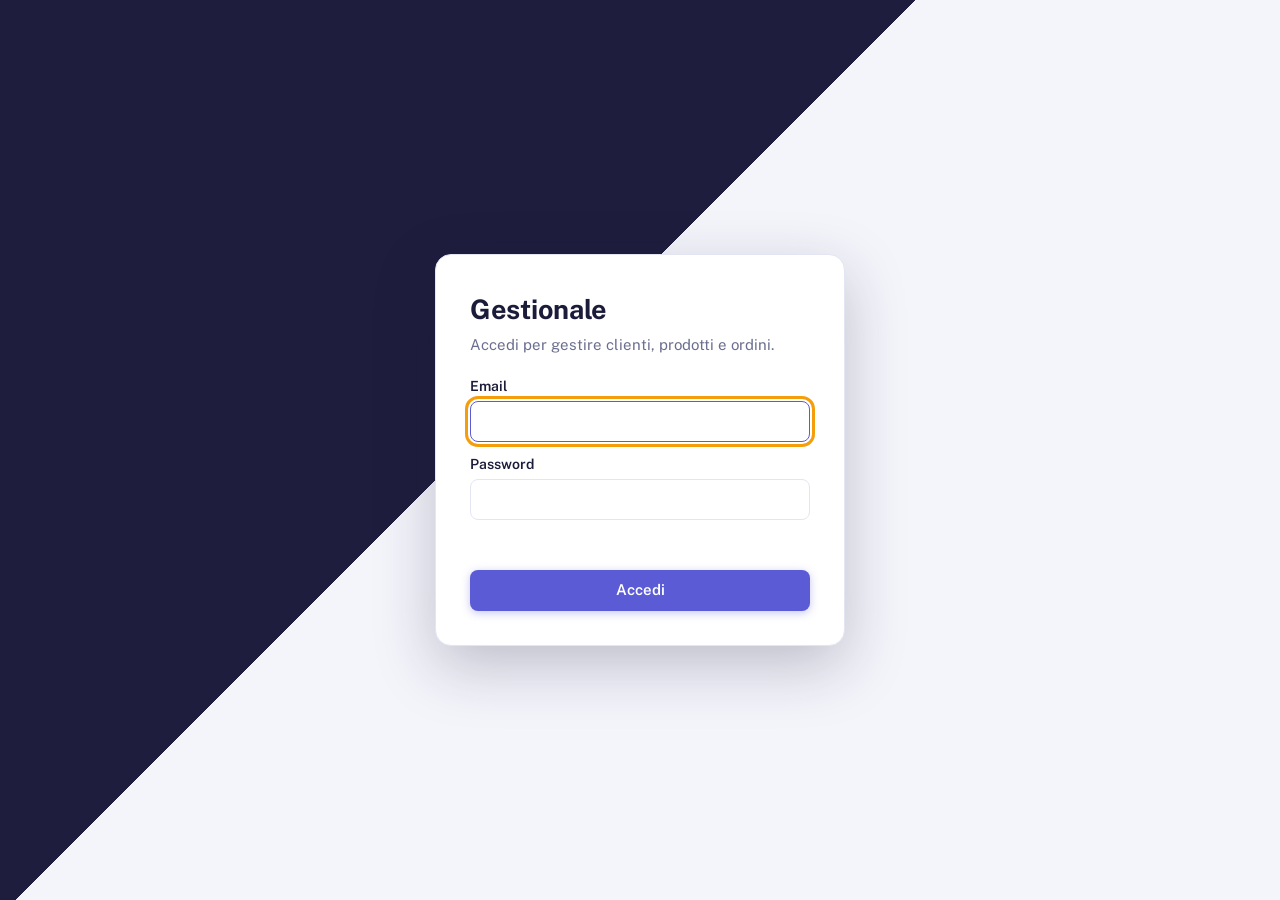
<file: CAPSTONE_FINALE/public/index.html>
<!doctype html>
<html lang="it"><head><meta charset="utf-8"><meta name="viewport" content="width=device-width,initial-scale=1">
<title>Accedi · Gestionale</title>
<link rel="stylesheet" href="https://fonts.googleapis.com/css2?family=Public+Sans:wght@400;600;700&display=swap">
<link rel="stylesheet" href="css/style.css"></head>
<body class="login"><main class="login-box">
<h1>Gestionale</h1><p class="muted">Accedi per gestire clienti, prodotti e ordini.</p>
<form id="form">
<label>Email<input name="email" type="email" autocomplete="username" required autofocus></label>
<label>Password<input name="password" type="password" autocomplete="current-password" required></label>
<p class="error" id="err" role="alert"></p>
<button class="btn btn-primary">Accedi</button>
</form></main>
<script src="js/api.js"></script>
<script>
if (localStorage.getItem('token')) location.href = '/app.html';
document.getElementById('form').onsubmit = async (e) => {
  e.preventDefault();
  const err = document.getElementById('err'); err.textContent = '';
  try {
    const d = await Api.post('/auth/login', Object.fromEntries(new FormData(e.target)));
    localStorage.setItem('token', d.token);
    localStorage.setItem('user', JSON.stringify(d.user));
    location.href = '/app.html';
  } catch (x) { err.textContent = x.message; }
};
</script></body></html>
</file>
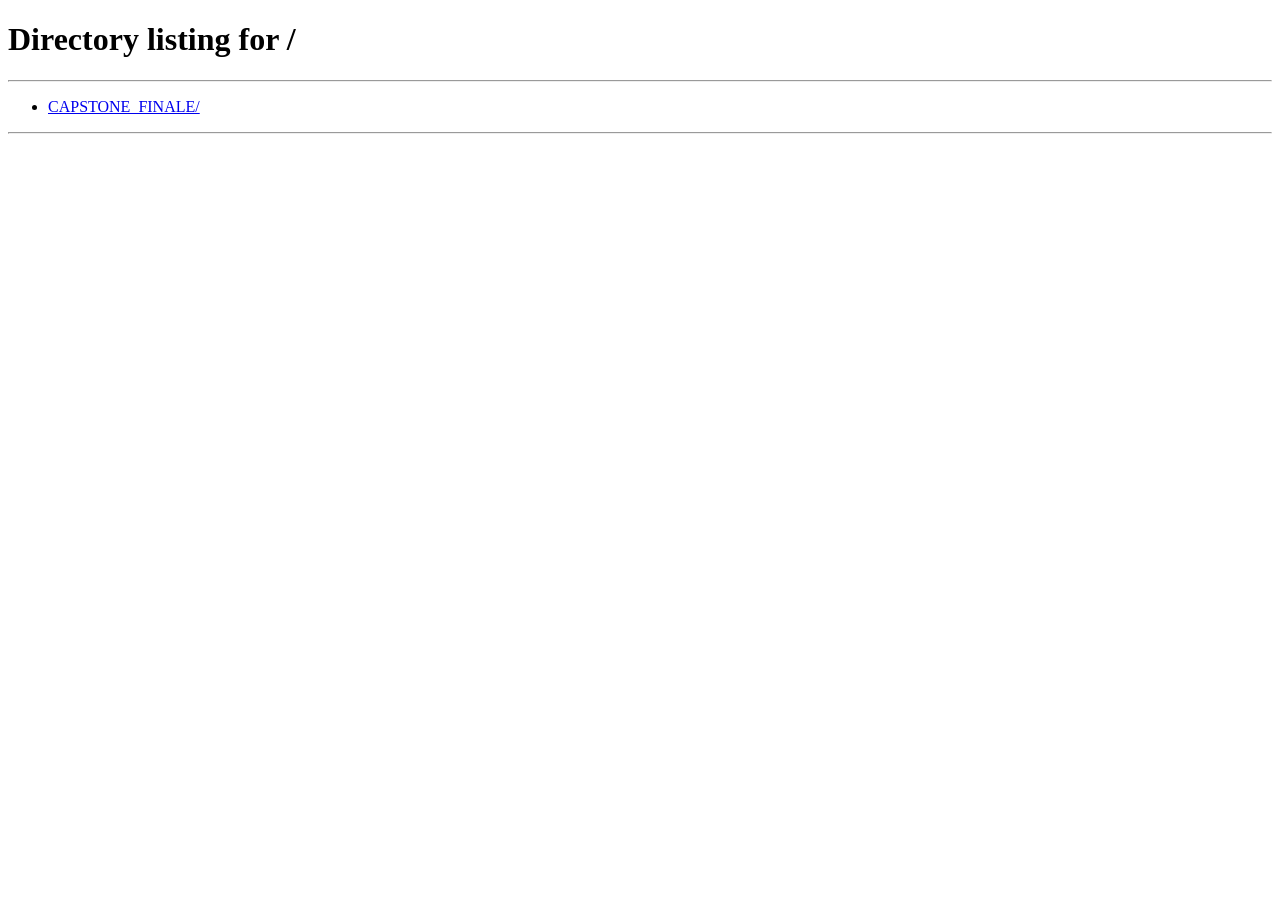
<file: CAPSTONE_FINALE/public/app.html>
<!doctype html>
<html lang="it"><head><meta charset="utf-8"><meta name="viewport" content="width=device-width,initial-scale=1">
<title>Gestionale</title>
<link rel="stylesheet" href="https://fonts.googleapis.com/css2?family=Public+Sans:wght@400;600;700&display=swap">
<link rel="stylesheet" href="css/style.css"></head>
<body><div class="layout">
<aside class="sidebar">
  <div class="brand">Gestionale<small>Piccola impresa</small></div>
  <nav class="nav"><a href="#/dashboard" data-ic="grid">Dashboard</a><a href="#/clienti" data-ic="users">Clienti</a><a href="#/prodotti" data-ic="box">Prodotti</a><a href="#/ordini" data-ic="cart">Ordini</a><a href="#/utenti" data-ic="shield" id="nav-users" hidden>Utenti</a></nav>
  <div class="who"><span id="who"></span><br><button id="logout" data-ic="logout">Esci</button></div>
</aside>
<main class="main" id="view"></main></div>
<dialog id="modal"><form id="mform"><h2 id="mtitle"></h2><div id="mbody"></div><p class="error" id="merr" role="alert"></p>
<div class="row-end"><button type="button" class="btn btn-ghost" id="mcancel">Chiudi</button><button class="btn btn-primary" id="msubmit">Salva</button></div></form></dialog>
<div class="toast" id="toast" role="status"></div>
<script src="js/api.js"></script><script src="js/app.js"></script></body></html>
</file>
<file: CAPSTONE_FINALE/public/css/style.css>
:root{--ink:#1B1B3A;--muted:#6B6F8F;--side:#1F1D3D;--side2:#2D2A5C;--brand:#5B5BD6;--brand2:#4747C2;--bg:#F4F5FB;--line:#E3E5F2;--r:10px;font-family:"Public Sans",system-ui,-apple-system,"Segoe UI",sans-serif}
*{box-sizing:border-box}body{margin:0;background:var(--bg);color:var(--ink);font-size:15px;line-height:1.5}
h1{font-size:27px;margin:0;letter-spacing:-.3px}h2{font-size:16px;margin:0 0 14px}.muted{color:var(--muted)}
:focus-visible{outline:3px solid #F59E0B;outline-offset:2px}
.ic{width:18px;height:18px;flex:none;vertical-align:-3px}
.layout{display:grid;grid-template-columns:240px 1fr;min-height:100vh}
.sidebar{background:var(--side);color:#fff;padding:24px 14px;position:sticky;top:0;height:100vh;display:flex;flex-direction:column;gap:22px}
.brand{font-weight:700;font-size:20px;padding:0 10px}.brand small{display:block;font-weight:400;font-size:13px;color:#9C9ECF}
.nav a{display:flex;align-items:center;gap:11px;padding:10px 12px;border-radius:var(--r);text-decoration:none;color:#C9CBEE;margin-bottom:3px}
.nav a:hover{background:var(--side2);color:#fff}.nav a.active{background:var(--brand);color:#fff;font-weight:600;box-shadow:0 4px 14px rgba(91,91,214,.45)}
.who{margin-top:auto;padding:0 10px;font-size:13px;color:#9C9ECF}.who button{margin-top:10px;display:flex;align-items:center;gap:8px;background:none;border:1px solid #4A4784;color:#fff;border-radius:8px;padding:7px 12px;cursor:pointer;font:inherit}.who button:hover{background:var(--side2)}
.main{padding:30px 34px;max-width:1180px;width:100%}
.head{display:flex;justify-content:space-between;align-items:center;gap:12px;margin-bottom:20px;flex-wrap:wrap}
.btn{font:inherit;display:inline-flex;align-items:center;gap:7px;border:1px solid transparent;border-radius:8px;padding:8px 14px;cursor:pointer;background:none}
.btn-primary{background:var(--brand);color:#fff;font-weight:600;box-shadow:0 2px 8px rgba(91,91,214,.35)}.btn-primary:hover{background:var(--brand2)}.btn:disabled{opacity:.6;cursor:wait}
.btn-ghost{border-color:var(--line);background:#fff}.btn-ghost:hover{border-color:var(--brand);color:var(--brand)}.btn-ghost.danger:hover{border-color:#F43F5E;color:#E11D48}.danger{color:#E11D48}
input,select{font:inherit;padding:9px 11px;border:1px solid var(--line);border-radius:8px;background:#fff;width:100%}input:focus,select:focus{border-color:var(--brand)}
.search{max-width:380px;margin-bottom:16px}.head select{width:auto}
label{display:block;margin-bottom:12px;font-weight:600;font-size:14px}label input,label select{margin-top:4px;font-weight:400}
.tw{overflow-x:auto;background:#fff;border:1px solid var(--line);border-radius:var(--r);box-shadow:0 1px 3px rgba(27,27,58,.05)}
table{width:100%;border-collapse:collapse}th,td{text-align:left;padding:12px 16px;border-bottom:1px solid var(--line);vertical-align:middle}
th{font-size:13px;color:var(--muted);font-weight:600;background:#FAFAFE}tr:last-child td{border-bottom:0}tbody tr:hover{background:#FAFAFF}td select{width:auto;padding:5px 8px}
.actions{text-align:right;white-space:nowrap}.actions .btn{padding:5px 10px;font-size:14px}
.badge{display:inline-block;padding:2px 10px;border-radius:99px;font-size:13px;font-weight:600;background:#FEF3C7;color:#B45309}
select.st{font-weight:600;border-width:0;border-radius:99px;padding:5px 12px;cursor:pointer}
.st-nuovo{background:#E0F2FE;color:#0369A1}.st-lavorazione{background:#FEF3C7;color:#B45309}.st-spedito{background:#EDE9FE;color:#6D28D9}.st-consegnato{background:#D1FAE5;color:#047857}.st-annullato{background:#FFE4E6;color:#BE123C}
.empty{padding:30px;background:#fff;border:1px dashed var(--line);border-radius:var(--r);color:var(--muted)}
.strip{display:grid;grid-template-columns:repeat(4,1fr);gap:16px;margin:20px 0 16px}
.kpi{background:#fff;border:1px solid var(--line);border-radius:var(--r);padding:16px 18px;display:flex;align-items:center;gap:14px}
.kpi span{display:block;color:var(--muted);font-size:14px}.kpi b{font-size:23px;letter-spacing:-.3px}
.tile{width:44px;height:44px;border-radius:12px;display:grid;place-items:center;flex:none}.tile .ic{width:22px;height:22px}
.t1{background:#E0E7FF;color:#4338CA}.t2{background:#FEF3C7;color:#B45309}.t3{background:#CCFBF1;color:#0F766E}.t4{background:#FCE7F3;color:#BE185D}
.panel{background:#fff;border:1px solid var(--line);border-radius:var(--r);padding:20px 22px;box-shadow:0 1px 3px rgba(27,27,58,.05)}
.grid2{display:grid;grid-template-columns:1fr 1fr;gap:16px;margin-bottom:16px}.grid2.wide{grid-template-columns:1.7fr 1fr}
.chart{width:100%;height:auto;display:block}.cv{font-size:12px;fill:#6B6F8F}.cl{font-size:13px;fill:#1B1B3A;font-weight:600}
.donut{display:flex;align-items:center;gap:20px;flex-wrap:wrap}.donut svg{width:150px;flex:none}.dt{font-size:8px;font-weight:700;fill:#1B1B3A}
.legend{list-style:none;margin:0;padding:0;flex:1;min-width:140px}.legend li{display:flex;align-items:center;gap:8px;padding:4px 0}.legend i{width:10px;height:10px;border-radius:50%}.legend b{margin-left:auto}
.rank{list-style:none;margin:0;padding:0}.rank li{padding:8px 0}.rank .row{display:flex;justify-content:space-between;gap:8px}
.track{height:8px;background:#EEF0FA;border-radius:99px;margin-top:6px;overflow:hidden}.track i{display:block;height:100%;border-radius:99px}
.low li{display:flex;justify-content:space-between;align-items:center;border-bottom:1px solid var(--line)}.low li:last-child{border:0}
dialog{border:0;border-radius:14px;padding:26px;width:min(700px,94vw);box-shadow:0 20px 60px rgba(27,27,58,.35)}dialog::backdrop{background:rgba(27,27,58,.55)}
.line{display:grid;grid-template-columns:1fr 80px auto;gap:8px;margin-bottom:8px}.row-end{display:flex;justify-content:flex-end;gap:8px;margin-top:18px}
.error{color:#E11D48;min-height:1.2em;margin:4px 0}
.toast{position:fixed;bottom:22px;right:22px;background:var(--ink);color:#fff;padding:11px 18px;border-radius:10px;opacity:0;pointer-events:none;transition:opacity .2s}.toast.show{opacity:1}.toast.err{background:#E11D48}
.login{display:grid;place-items:center;min-height:100vh;background:linear-gradient(135deg,#1F1D3D 0 42%,var(--bg) 42%)}
.login-box{background:#fff;border:1px solid var(--line);border-radius:16px;padding:34px;width:min(410px,92vw);box-shadow:0 20px 60px rgba(27,27,58,.25)}.login-box h1{margin-bottom:4px}.login-box p{margin:0 0 20px}.login-box .btn{width:100%;justify-content:center}
@media(max-width:900px){.layout{grid-template-columns:1fr}.sidebar{position:static;height:auto;flex-direction:row;flex-wrap:wrap;align-items:center}.nav{display:flex;flex-wrap:wrap;gap:4px}.who{margin:0 0 0 auto}.main{padding:18px 14px}.strip{grid-template-columns:1fr 1fr}.grid2,.grid2.wide{grid-template-columns:1fr}}
@media(prefers-reduced-motion:reduce){.toast{transition:none}}
[hidden]{display:none!important}
.sortable{cursor:pointer;user-select:none}.sortable:hover{color:var(--brand)}
.pager{display:flex;justify-content:space-between;align-items:center;gap:10px;margin-top:14px;flex-wrap:wrap}.pager .btn{padding:6px 12px}
.filters{display:flex;gap:10px;align-items:center;flex-wrap:wrap;margin-bottom:16px}.filters select,.filters input{width:auto}.filters label{display:flex;align-items:center;gap:6px;margin:0;font-weight:400}
.chk{display:flex;align-items:center;gap:8px;font-weight:400}.chk input{width:auto;margin:0}
.badge-st{display:inline-block;padding:2px 10px;border-radius:99px;font-size:13px;font-weight:600}
.inv-head{display:flex;justify-content:space-between;gap:14px;margin-bottom:14px;flex-wrap:wrap}.inv-meta{text-align:right}
.sum{display:grid;grid-template-columns:1fr auto;gap:4px 28px;margin:16px 0 0 auto;max-width:270px}.sum dt{color:var(--muted)}.sum dd{margin:0;text-align:right}
@media print{body{background:#fff}.layout,.toast,.row-end{display:none!important}dialog{position:static;width:auto;max-width:none;box-shadow:none;padding:0}dialog::backdrop{display:none}}
</file>
